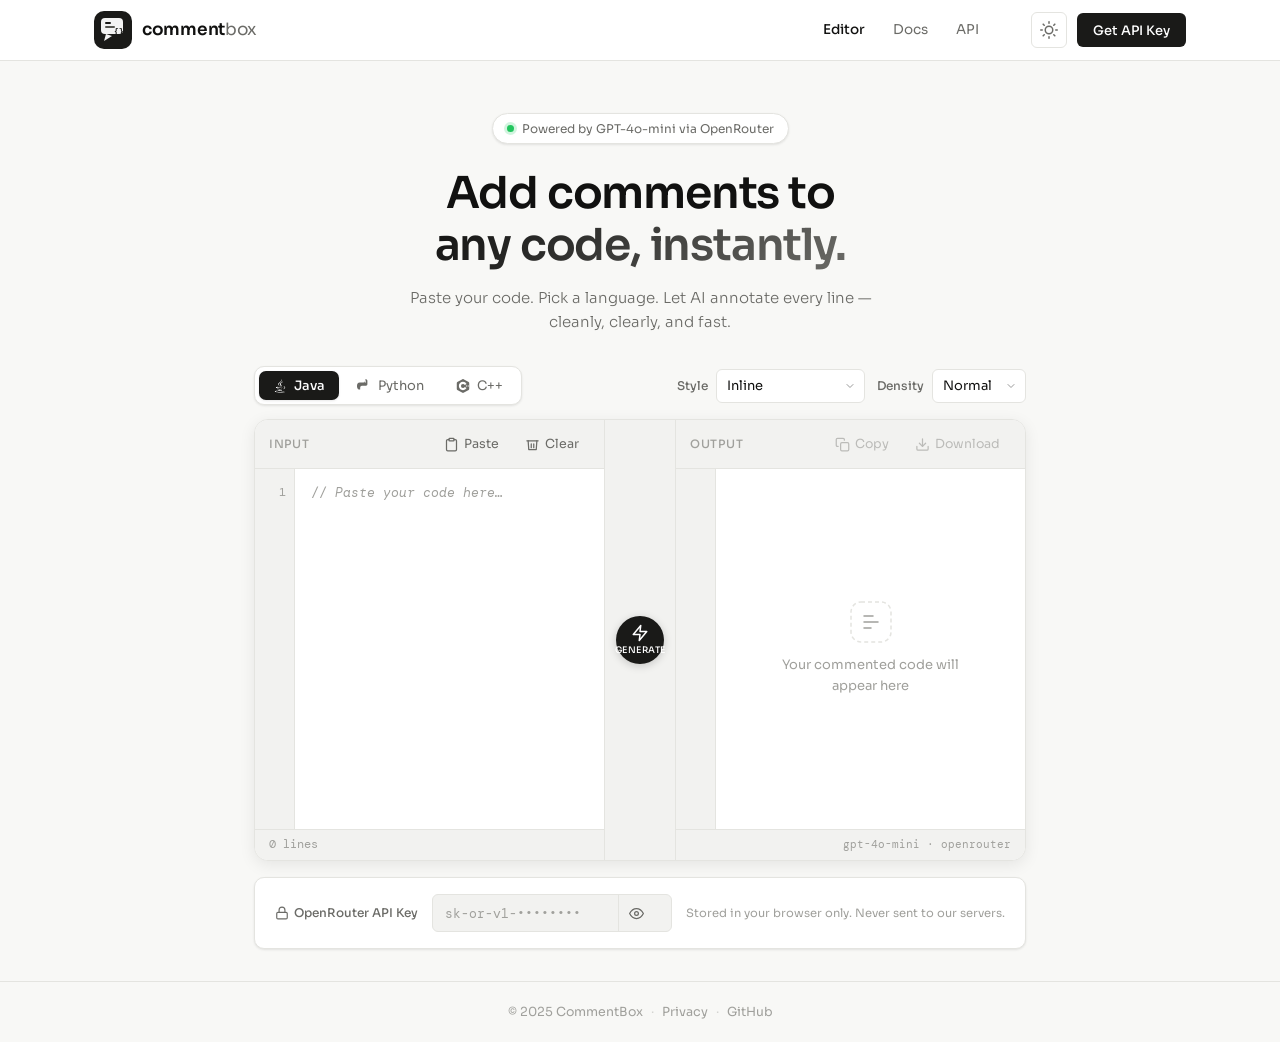
<file: frontend/index.html>
<!DOCTYPE html>
<html lang="en" data-theme="light">
<head>
  <meta charset="UTF-8" />
  <meta name="viewport" content="width=device-width, initial-scale=1.0" />
  <title>Comment Box — AI Code Commenter</title>
  <link rel="stylesheet" href="style.css" />
  <link rel="preconnect" href="https://fonts.googleapis.com" />
  <link rel="preconnect" href="https://fonts.gstatic.com" crossorigin />
  <link href="https://fonts.googleapis.com/css2?family=DM+Mono:ital,wght@0,300;0,400;0,500;1,300&family=Sora:wght@300;400;500;600&display=swap" rel="stylesheet" />
</head>
<body>

  <!-- NAV -->
  <header class="navbar">
    <div class="nav-inner">
      <a href="#" class="logo-wrap">
        <!-- SVG Logo -->
        <svg class="logo-svg" width="38" height="38" viewBox="0 0 38 38" fill="none" xmlns="http://www.w3.org/2000/svg">
          <rect width="38" height="38" rx="10" fill="var(--accent)"/>
          <!-- speech bubble body -->
          <rect x="7" y="7" width="22" height="16" rx="4" fill="var(--logo-bubble)"/>
          <!-- tail -->
          <path d="M12 23 L10 30 L18 25" fill="var(--logo-bubble)"/>
          <!-- code lines -->
          <rect x="11" y="11" width="6" height="2" rx="1" fill="var(--logo-line1)"/>
          <rect x="11" y="15" width="10" height="2" rx="1" fill="var(--logo-line2)"/>
          <!-- bracket left -->
          <text x="20" y="22" font-size="8" font-family="monospace" fill="var(--logo-bracket)" font-weight="700">{}</text>
        </svg>
        <span class="logo-text">comment<span class="logo-accent">box</span></span>
      </a>

      <nav class="nav-links">
        <a href="#" class="nav-link active">Editor</a>
        <a href="#" class="nav-link">Docs</a>
        <a href="#" class="nav-link">API</a>
      </nav>

      <div class="nav-actions">
        <button class="theme-toggle" id="themeToggle" aria-label="Toggle dark mode">
          <span class="theme-icon sun">
            <svg width="18" height="18" viewBox="0 0 24 24" fill="none" stroke="currentColor" stroke-width="2" stroke-linecap="round" stroke-linejoin="round">
              <circle cx="12" cy="12" r="5"/><line x1="12" y1="1" x2="12" y2="3"/><line x1="12" y1="21" x2="12" y2="23"/>
              <line x1="4.22" y1="4.22" x2="5.64" y2="5.64"/><line x1="18.36" y1="18.36" x2="19.78" y2="19.78"/>
              <line x1="1" y1="12" x2="3" y2="12"/><line x1="21" y1="12" x2="23" y2="12"/>
              <line x1="4.22" y1="19.78" x2="5.64" y2="18.36"/><line x1="18.36" y1="5.64" x2="19.78" y2="4.22"/>
            </svg>
          </span>
          <span class="theme-icon moon">
            <svg width="18" height="18" viewBox="0 0 24 24" fill="none" stroke="currentColor" stroke-width="2" stroke-linecap="round" stroke-linejoin="round">
              <path d="M21 12.79A9 9 0 1 1 11.21 3 7 7 0 0 0 21 12.79z"/>
            </svg>
          </span>
        </button>
        <button class="btn-primary nav-cta">Get API Key</button>
      </div>
    </div>
  </header>

  <!-- HERO -->
  <section class="hero">
    <div class="hero-badge">
      <span class="badge-dot"></span>
      Powered by GPT-4o-mini via OpenRouter
    </div>
    <h1 class="hero-title">Add comments to<br/><span class="hero-highlight">any code, instantly.</span></h1>
    <p class="hero-sub">Paste your code. Pick a language. Let AI annotate every line — cleanly, clearly, and fast.</p>
  </section>

  <!-- MAIN EDITOR -->
  <main class="editor-shell">

    <!-- CONTROLS BAR -->
    <div class="controls-bar">
      <div class="lang-tabs" role="tablist" aria-label="Select language">
        <button class="lang-tab active" data-lang="java" role="tab" aria-selected="true">
          <svg class="lang-icon" viewBox="0 0 24 24" fill="currentColor"><path d="M8.851 18.56s-.917.534.653.714c1.902.218 2.874.187 4.969-.211 0 0 .552.346 1.321.646-4.699 2.013-10.633-.118-6.943-1.149M8.276 15.933s-1.028.761.542.924c2.032.209 3.636.227 6.413-.308 0 0 .384.389.987.602-5.679 1.661-12.007.13-7.942-1.218M13.116 11.475c1.158 1.333-.304 2.533-.304 2.533s2.939-1.518 1.589-3.418c-1.261-1.772-2.228-2.652 3.007-5.688 0 0-8.216 2.051-4.292 6.573M19.33 20.504s.679.559-.747.991c-2.712.822-11.288 1.070-13.669.033-.856-.373.75-.89 1.254-.998.527-.114.828-.093.828-.093-.953-.671-6.156 1.317-2.643 1.887 9.58 1.553 17.462-.7 14.977-1.82M9.292 13.21s-4.362 1.036-1.544 1.412c1.189.159 3.561.123 5.77-.062 1.806-.152 3.618-.477 3.618-.477s-.637.272-1.098.587c-4.429 1.165-12.986.623-10.522-.568 2.082-1.006 3.776-.892 3.776-.892M17.116 17.584c4.503-2.34 2.421-4.589.968-4.285-.355.074-.515.138-.515.138s.132-.207.385-.297c2.875-1.011 5.086 2.981-.928 4.562 0 0 .07-.063.09-.118M14.401 0s2.494 2.494-2.365 6.33c-3.896 3.077-.888 4.832-.001 6.836-2.274-2.053-3.943-3.858-2.824-5.539 1.644-2.469 6.197-3.665 5.19-7.627M9.734 23.924c4.322.277 10.959-.153 11.116-2.19 0 0-.302.775-3.572 1.391-3.688.694-8.239.613-10.937.168 0 0 .553.457 3.393.631"/></svg>
          Java
        </button>
        <button class="lang-tab" data-lang="python" role="tab" aria-selected="false">
          <svg class="lang-icon" viewBox="0 0 24 24" fill="currentColor"><path d="M14.25.18l.9.2.73.26.59.3.45.32.34.34.25.34.16.33.1.3.04.26.02.2-.01.13V8.5l-.05.63-.13.55-.21.46-.26.38-.3.31-.33.25-.35.19-.35.14-.33.1-.3.07-.26.04-.21.02H8.83l-.69.05-.59.14-.5.22-.41.27-.33.32-.27.35-.2.36-.15.37-.1.35-.07.32-.04.27-.02.21v3.06H3.23l-.21-.03-.28-.07-.32-.12-.35-.18-.36-.26-.36-.36-.35-.46-.32-.59-.28-.73-.21-.88-.14-1.05L0 11.97l.06-1.22.16-1.04.24-.87.32-.71.36-.57.4-.44.42-.33.42-.24.4-.16.36-.1.32-.05.26-.02.21-.01h5.74l.69-.05.59-.14.5-.21.41-.28.33-.32.27-.35.2-.36.15-.37.1-.35.07-.32.04-.28.02-.21V6.07h2.09l.14.01zm-6.47 14.25ad-0.23 0-.46.09-.67.27-.29.18-.28.24-.26.29-.23.34-.2.39-.17.43-.13.47-.1.51-.07.54-.04.56-.01.58.01.58.04.56.07.54.1.51.13.47.17.43.2.39.23.34.26.29.28.24.29.18.67.27.23 0h8.54l.23-.09.46-.27.29-.18.28-.24.26-.29.23-.34.2-.39.17-.43.13-.47.1-.51.07-.54.04-.56.01-.58-.01-.58-.04-.56-.07-.54-.1-.51-.13-.47-.17-.43-.2-.39-.23-.34-.26-.29-.28-.24-.29-.18-.46-.27-.23-.09zm.95 3.14a.96.96 0 1 1 0 1.92.96.96 0 0 1 0-1.92zm6.52 0a.96.96 0 1 1 0 1.92.96.96 0 0 1 0-1.92z"/></svg>
          Python
        </button>
        <button class="lang-tab" data-lang="cpp" role="tab" aria-selected="false">
          <svg class="lang-icon" viewBox="0 0 24 24" fill="currentColor"><path d="M22.394 6c-.167-.29-.398-.543-.652-.69L12.926.22c-.509-.294-1.34-.294-1.848 0L2.26 5.31c-.508.293-.923 1.013-.923 1.6v10.18c0 .294.104.62.271.91.167.29.398.543.652.69l8.816 5.09c.508.293 1.34.293 1.848 0l8.816-5.09c.254-.147.485-.4.652-.69.167-.29.27-.616.27-.91V6.91c.003-.294-.1-.62-.268-.91zM12 19.11c-3.92 0-7.109-3.19-7.109-7.11 0-3.92 3.19-7.11 7.109-7.11a7.133 7.133 0 0 1 6.156 3.553l-3.076 1.78a3.567 3.567 0 0 0-3.08-1.78A3.56 3.56 0 0 0 8.444 12 3.56 3.56 0 0 0 12 15.555a3.57 3.57 0 0 0 3.08-1.778l3.078 1.78A7.135 7.135 0 0 1 12 19.11zm7.11-6.715h-.79v.79h-.79v-.79h-.79v-.79h.79v-.79h.79v.79h.79zm2.962 0h-.79v.79h-.79v-.79h-.79v-.79h.79v-.79h.79v.79h.79z"/></svg>
          C++
        </button>
      </div>

      <div class="controls-right">
        <div class="comment-style-wrap">
          <label class="ctrl-label">Style</label>
          <select class="select-styled" id="commentStyle">
            <option value="inline">Inline</option>
            <option value="block">Block</option>
            <option value="jsdoc">JSDoc / Javadoc</option>
          </select>
        </div>
        <div class="density-wrap">
          <label class="ctrl-label">Density</label>
          <select class="select-styled" id="density">
            <option value="normal">Normal</option>
            <option value="verbose">Verbose</option>
            <option value="minimal">Minimal</option>
          </select>
        </div>
      </div>
    </div>

    <!-- SPLIT EDITOR -->
    <div class="editor-grid">

      <!-- INPUT PANE -->
      <div class="pane pane-input">
        <div class="pane-header">
          <span class="pane-label">Input</span>
          <div class="pane-actions">
            <button class="icon-btn" id="pasteBtn" title="Paste from clipboard">
              <svg width="15" height="15" viewBox="0 0 24 24" fill="none" stroke="currentColor" stroke-width="2" stroke-linecap="round" stroke-linejoin="round">
                <path d="M16 4h2a2 2 0 0 1 2 2v14a2 2 0 0 1-2 2H6a2 2 0 0 1-2-2V6a2 2 0 0 1 2-2h2"/>
                <rect x="8" y="2" width="8" height="4" rx="1" ry="1"/>
              </svg>
              Paste
            </button>
            <button class="icon-btn" id="clearBtn" title="Clear input">
              <svg width="15" height="15" viewBox="0 0 24 24" fill="none" stroke="currentColor" stroke-width="2" stroke-linecap="round" stroke-linejoin="round">
                <polyline points="3 6 5 6 21 6"/><path d="M19 6l-1 14H6L5 6"/>
                <path d="M10 11v6"/><path d="M14 11v6"/>
              </svg>
              Clear
            </button>
          </div>
        </div>
        <div class="code-area-wrap">
          <div class="line-numbers" id="lineNumbers" aria-hidden="true"></div>
          <textarea
            id="codeInput"
            class="code-textarea"
            placeholder="// Paste your code here…"
            spellcheck="false"
            autocorrect="off"
            autocapitalize="off"
          ></textarea>
        </div>
        <div class="pane-footer">
          <span class="char-count" id="charCount">0 lines</span>
        </div>
      </div>

      <!-- DIVIDER + GENERATE BUTTON -->
      <div class="editor-divider">
        <button class="generate-btn" id="generateBtn">
          <span class="generate-btn-inner">
            <svg class="btn-icon" width="18" height="18" viewBox="0 0 24 24" fill="none" stroke="currentColor" stroke-width="2" stroke-linecap="round" stroke-linejoin="round">
              <polygon points="13 2 3 14 12 14 11 22 21 10 12 10 13 2"/>
            </svg>
            <span class="btn-label">Generate</span>
          </span>
          <span class="generate-spinner" id="generateSpinner" aria-hidden="true">
            <svg class="spin" width="18" height="18" viewBox="0 0 24 24" fill="none" stroke="currentColor" stroke-width="2.5">
              <path d="M21 12a9 9 0 1 1-6.219-8.56"/>
            </svg>
          </span>
        </button>
      </div>

      <!-- OUTPUT PANE -->
      <div class="pane pane-output">
        <div class="pane-header">
          <span class="pane-label">Output</span>
          <div class="pane-actions">
            <button class="icon-btn" id="copyBtn" title="Copy output" disabled>
              <svg width="15" height="15" viewBox="0 0 24 24" fill="none" stroke="currentColor" stroke-width="2" stroke-linecap="round" stroke-linejoin="round">
                <rect x="9" y="9" width="13" height="13" rx="2" ry="2"/>
                <path d="M5 15H4a2 2 0 0 1-2-2V4a2 2 0 0 1 2-2h9a2 2 0 0 1 2 2v1"/>
              </svg>
              Copy
            </button>
            <button class="icon-btn" id="downloadBtn" title="Download file" disabled>
              <svg width="15" height="15" viewBox="0 0 24 24" fill="none" stroke="currentColor" stroke-width="2" stroke-linecap="round" stroke-linejoin="round">
                <path d="M21 15v4a2 2 0 0 1-2 2H5a2 2 0 0 1-2-2v-4"/>
                <polyline points="7 10 12 15 17 10"/>
                <line x1="12" y1="15" x2="12" y2="3"/>
              </svg>
              Download
            </button>
          </div>
        </div>
        <div class="code-area-wrap">
          <div class="line-numbers" id="outLineNumbers" aria-hidden="true"></div>
          <div class="output-display" id="outputDisplay">
            <div class="empty-state" id="emptyState">
              <svg width="42" height="42" viewBox="0 0 42 42" fill="none">
                <rect x="1" y="1" width="40" height="40" rx="10" stroke="var(--border)" stroke-width="1.5" stroke-dasharray="4 3"/>
                <path d="M14 21h14M14 15h9M14 27h7" stroke="var(--text-muted)" stroke-width="1.5" stroke-linecap="round"/>
              </svg>
              <p>Your commented code will appear here</p>
            </div>
            <pre id="outputPre" class="output-pre" style="display:none"></pre>
          </div>
        </div>
        <div class="pane-footer">
          <span class="char-count" id="outCharCount"></span>
          <span class="model-tag">gpt-4o-mini · openrouter</span>
        </div>
      </div>

    </div>

    <!-- API KEY SECTION -->
    <div class="apikey-row">
      <div class="apikey-inner">
        <label class="ctrl-label" for="apiKeyInput">
          <svg width="14" height="14" viewBox="0 0 24 24" fill="none" stroke="currentColor" stroke-width="2" stroke-linecap="round" stroke-linejoin="round">
            <rect x="3" y="11" width="18" height="11" rx="2" ry="2"/><path d="M7 11V7a5 5 0 0 1 10 0v4"/>
          </svg>
          OpenRouter API Key
        </label>
        <div class="apikey-field-wrap">
          <input type="password" id="apiKeyInput" class="apikey-input" placeholder="sk-or-v1-••••••••" autocomplete="off" />
          <button class="icon-btn toggle-key" id="toggleKey" aria-label="Show/hide key">
            <svg class="eye-show" width="15" height="15" viewBox="0 0 24 24" fill="none" stroke="currentColor" stroke-width="2" stroke-linecap="round" stroke-linejoin="round">
              <path d="M1 12s4-8 11-8 11 8 11 8-4 8-11 8-11-8-11-8z"/><circle cx="12" cy="12" r="3"/>
            </svg>
            <svg class="eye-hide" width="15" height="15" viewBox="0 0 24 24" fill="none" stroke="currentColor" stroke-width="2" stroke-linecap="round" stroke-linejoin="round" style="display:none">
              <path d="M17.94 17.94A10.07 10.07 0 0 1 12 20c-7 0-11-8-11-8a18.45 18.45 0 0 1 5.06-5.94M9.9 4.24A9.12 9.12 0 0 1 12 4c7 0 11 8 11 8a18.5 18.5 0 0 1-2.16 3.19m-6.72-1.07a3 3 0 1 1-4.24-4.24"/>
              <line x1="1" y1="1" x2="23" y2="23"/>
            </svg>
          </button>
          <span class="key-save-indicator" id="keySaveIndicator"></span>
        </div>
        <p class="apikey-hint">Stored in your browser only. Never sent to our servers.</p>
      </div>
    </div>

  </main>

  <!-- TOAST -->
  <div class="toast" id="toast" role="status" aria-live="polite"></div>

  <!-- FOOTER -->
  <footer class="footer">
    <span>© 2025 CommentBox</span>
    <span class="footer-sep">·</span>
    <a href="#">Privacy</a>
    <span class="footer-sep">·</span>
    <a href="#">GitHub</a>
  </footer>

  <script src="script.js"></script>
</body>
</html>
</file>
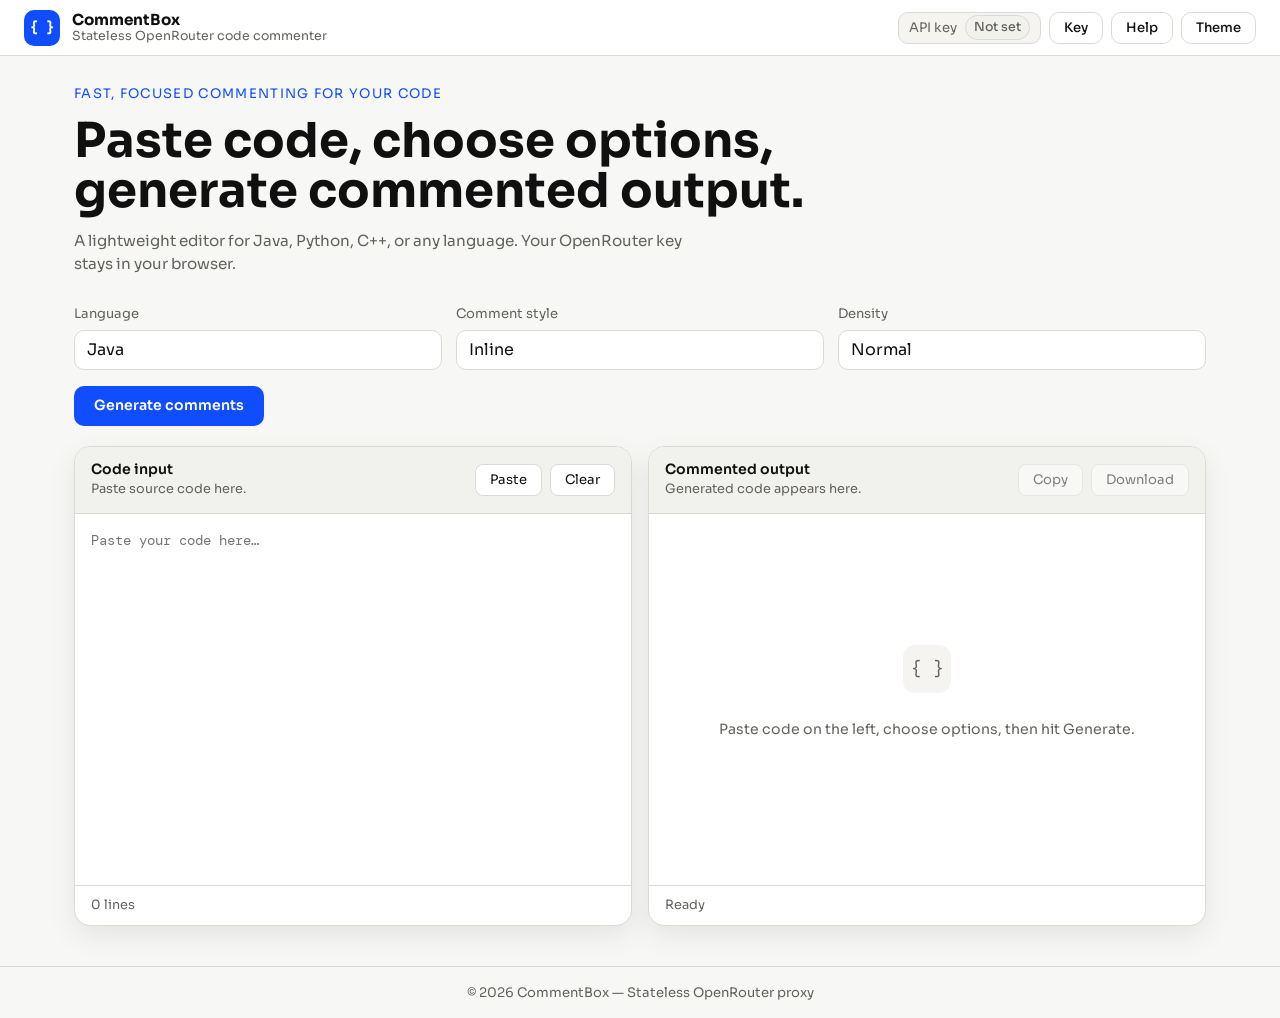
<file: src/main/resources/static/index.html>
﻿<!DOCTYPE html>
<html lang="en" data-theme="light">
<head>
  <meta charset="UTF-8" />
  <meta name="viewport" content="width=device-width, initial-scale=1.0" />
  <title>CommentBox — AI Code Commenter</title>
  <link rel="preconnect" href="https://fonts.googleapis.com" />
  <link rel="preconnect" href="https://fonts.gstatic.com" crossorigin />
  <link href="https://fonts.googleapis.com/css2?family=DM+Mono:ital,wght@0,300;0,400;0,500;1,300&family=Sora:wght@300;400;500;600&display=swap" rel="stylesheet" />
  <link rel="stylesheet" href="style.css" />
  <script>
    (function() {
      const theme = localStorage.getItem('cb-theme') || (window.matchMedia('(prefers-color-scheme: dark)').matches ? 'dark' : 'light');
      document.documentElement.setAttribute('data-theme', theme);
    })();
  </script>
</head>
<body>
  <header class="topbar">
    <div class="brand-group">
      <div class="brand-mark" aria-hidden="true">{ }</div>
      <div>
        <div class="brand-title">CommentBox</div>
        <div class="brand-subtitle">Stateless OpenRouter code commenter</div>
      </div>
    </div>
    <div class="toolbar-actions">
      <div class="key-status-row">
        <span class="key-status-label">API key</span>
        <span class="key-status-pill" id="keyStatus">Not set</span>
      </div>
      <button class="icon-button" id="settingsToggle" type="button" aria-label="Open API key settings">Key</button>
      <a href="docs.html" class="icon-button" aria-label="Help / Documentation">Help</a>
      <button class="icon-button" id="themeToggle" type="button" aria-label="Toggle dark mode">Theme</button>
    </div>
  </header>

  <main class="main-content">
    <section class="hero">
      <p class="hero-eyebrow">Fast, focused commenting for your code</p>
      <h1>Paste code, choose options, generate commented output.</h1>
      <p class="hero-text">A lightweight editor for Java, Python, C++, or any language. Your OpenRouter key stays in your browser.</p>
    </section>

    <section class="app-shell">
      <div class="controls-panel" aria-label="Generation controls">
        <div class="selectors-grid">
          <div>
            <label class="field-label" for="languageSelect">Language</label>
            <select id="languageSelect">
              <option value="java">Java</option>
              <option value="python">Python</option>
              <option value="cpp">C++</option>
              <option value="other">Other</option>
            </select>
          </div>
          <div>
            <label class="field-label" for="commentStyle">Comment style</label>
            <select id="commentStyle">
              <option value="inline">Inline</option>
              <option value="block">Block</option>
              <option value="jsdoc">Javadoc</option>
            </select>
          </div>
          <div>
            <label class="field-label" for="density">Density</label>
            <select id="density">
              <option value="normal">Normal</option>
              <option value="verbose">Verbose</option>
              <option value="minimal">Minimal</option>
            </select>
          </div>
        </div>
        <div class="action-row">
          <button id="generateBtn" class="primary-button" type="button">Generate comments</button>
          <div class="progress-row" id="progressRow" style="display:none;">
            <span class="progress-text">Generating…</span>
            <div class="progress-bar"><div id="progressFill" class="progress-fill"></div></div>
          </div>
        </div>
      </div>

      <div class="editor-grid">
        <section class="pane pane-left">
          <div class="pane-header">
            <div>
              <div class="pane-title">Code input</div>
              <div class="pane-subtitle">Paste source code here.</div>
            </div>
            <div class="pane-actions">
              <button class="ghost-button" id="pasteBtn" type="button">Paste</button>
              <button class="ghost-button" id="clearBtn" type="button">Clear</button>
            </div>
          </div>
          <textarea id="codeInput" class="code-input" placeholder="Paste your code here…" spellcheck="false" autocorrect="off" autocapitalize="off"></textarea>
          <div class="pane-footer"><span id="inputLines" class="meta-text">0 lines</span></div>
        </section>

        <section class="pane pane-right">
          <div class="pane-header">
            <div>
              <div class="pane-title">Commented output</div>
              <div class="pane-subtitle">Generated code appears here.</div>
            </div>
            <div class="pane-actions">
              <button class="ghost-button" id="copyBtn" type="button" disabled>Copy</button>
              <button class="ghost-button" id="downloadBtn" type="button" disabled>Download</button>
            </div>
          </div>
          <div class="output-area">
            <div id="emptyState" class="empty-state">
              <div class="empty-icon" aria-hidden="true">{ }</div>
              <p>Paste code on the left, choose options, then hit Generate.</p>
            </div>
            <pre id="outputPre" class="output-pre" hidden aria-live="polite"></pre>
          </div>
          <div class="pane-footer"><span id="outputLines" class="meta-text">Ready</span></div>
        </section>
      </div>
    </section>
  </main>

  <aside class="settings-panel" id="settingsPanel" aria-hidden="true">
    <div class="settings-header">
      <div>
        <h2>OpenRouter API key</h2>
        <p>Stored only in this browser. Leave empty to use the server fallback if available.</p>
      </div>
      <button class="close-button" id="settingsClose" type="button" aria-label="Close settings">×</button>
    </div>
    <div class="settings-body">
      <div class="apikey-status-row">
        <span class="status-label">Current key</span>
        <span id="statusBadge" class="status-badge">Not set</span>
      </div>
      <div class="field-group">
        <label class="field-label" for="apiKeyInput">OpenRouter key</label>
        <div class="apikey-input-wrap">
          <input id="apiKeyInput" class="text-input" type="password" placeholder="sk-or-v1-••••••••" autocomplete="off" spellcheck="false" />
          <button class="toggle-button" id="toggleKeyBtn" type="button">Show</button>
        </div>
      </div>
      <div class="settings-actions">
        <button class="primary-button" id="saveKeyBtn" type="button">Save key</button>
        <button class="ghost-button" id="removeKeyBtn" type="button">Remove key</button>
      </div>
      <div id="keyFeedback" class="feedback-text" aria-live="polite"></div>
    </div>
  </aside>

  <div class="toast" id="toast" role="status" aria-live="polite"></div>
  <footer class="page-footer">© 2026 CommentBox — Stateless OpenRouter proxy</footer>
  <script src="script.js"></script>
</body>
</html>
</file>
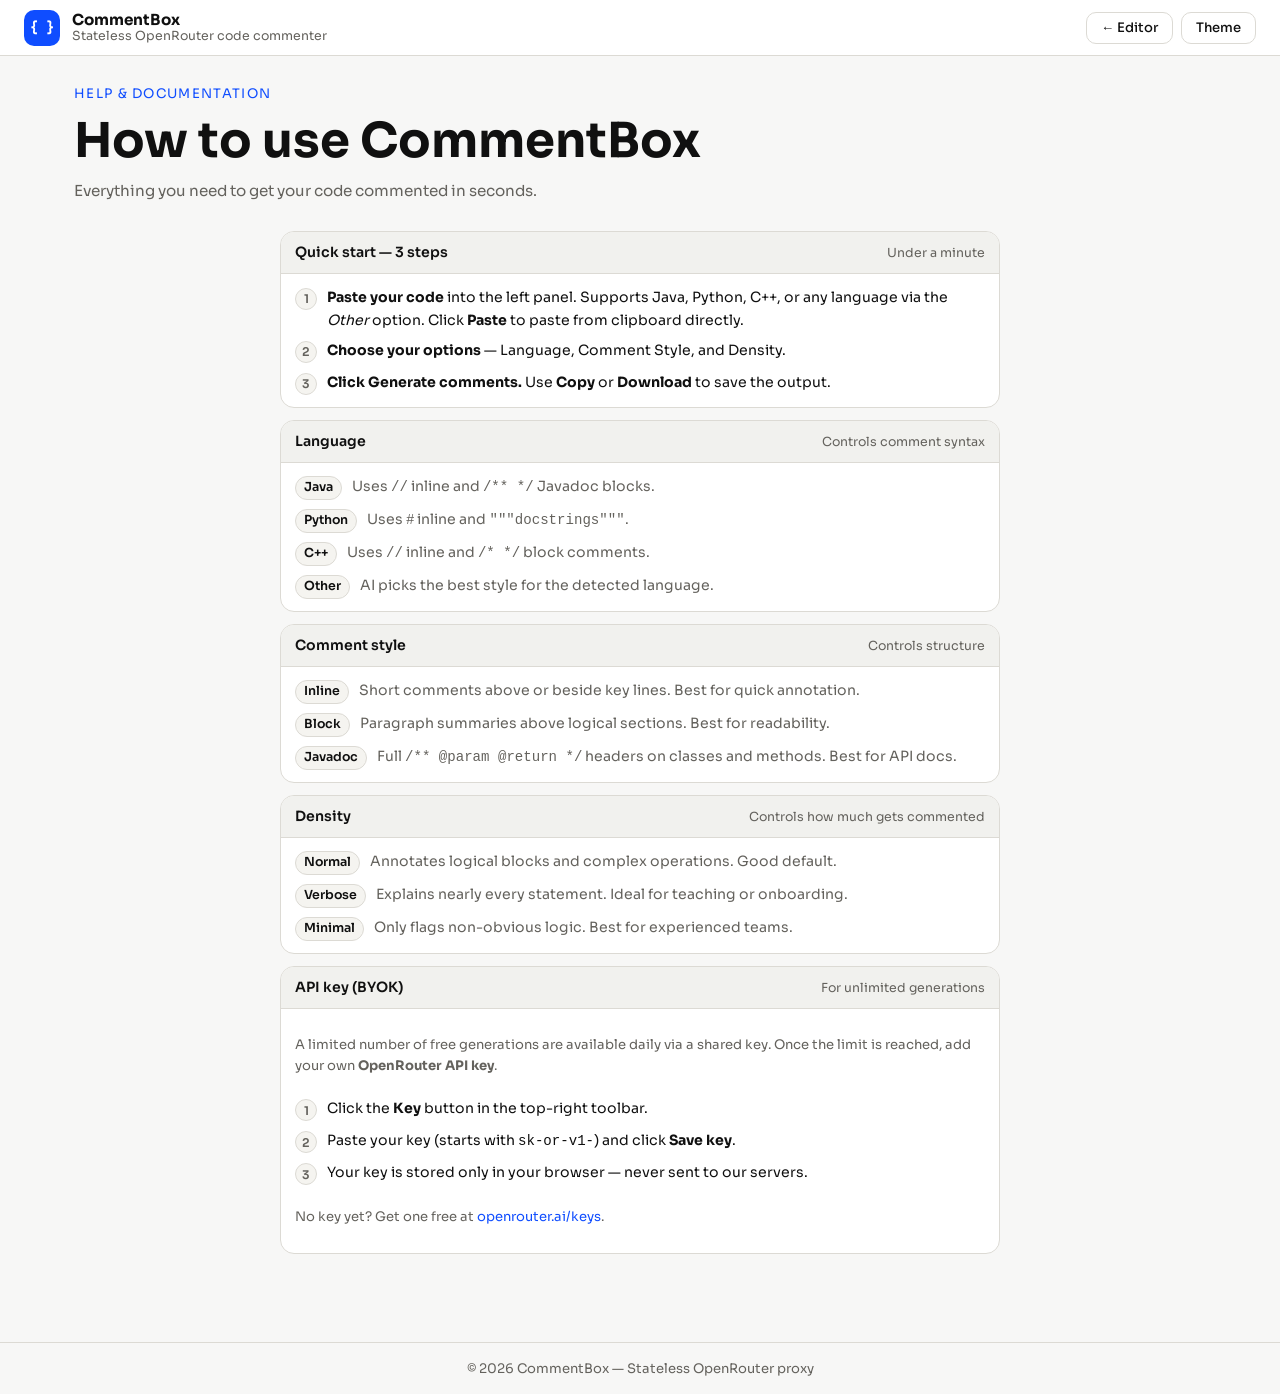
<file: src/main/resources/static/docs.html>
<!DOCTYPE html>
<html lang="en" data-theme="light">
<head>
  <meta charset="UTF-8" />
  <meta name="viewport" content="width=device-width, initial-scale=1.0" />
  <title>CommentBox — Help & Documentation</title>
  <link rel="preconnect" href="https://fonts.googleapis.com" />
  <link rel="preconnect" href="https://fonts.gstatic.com" crossorigin />
  <link href="https://fonts.googleapis.com/css2?family=DM+Mono:ital,wght@0,300;0,400;0,500;1,300&family=Sora:wght@300;400;500;600&display=swap" rel="stylesheet" />
  <link rel="stylesheet" href="style.css" />
  <script>
    (function() {
      const theme = localStorage.getItem('cb-theme') || (window.matchMedia('(prefers-color-scheme: dark)').matches ? 'dark' : 'light');
      document.documentElement.setAttribute('data-theme', theme);
    })();
  </script>
</head>
<body>
  <header class="topbar">
    <div class="brand-group">
      <div class="brand-mark" aria-hidden="true">{ }</div>
      <div>
        <div class="brand-title">CommentBox</div>
        <div class="brand-subtitle">Stateless OpenRouter code commenter</div>
      </div>
    </div>
    <div class="toolbar-actions">
      <a href="index.html" class="icon-button" aria-label="Back to editor">← Editor</a>
      <button class="icon-button" id="themeToggle" type="button" aria-label="Toggle dark mode">Theme</button>
    </div>
  </header>

  <main class="main-content">
    <section class="hero">
      <p class="hero-eyebrow">Help & Documentation</p>
      <h1>How to use CommentBox</h1>
      <p class="hero-text">Everything you need to get your code commented in seconds.</p>
    </section>

    <div class="doc-shell">

      <div class="doc-card">
        <div class="doc-card-head">
          <span class="doc-card-title">Quick start — 3 steps</span>
          <span class="doc-card-sub">Under a minute</span>
        </div>
        <div class="doc-card-body">
          <div class="doc-step">
            <div class="doc-step-num">1</div>
            <div><strong>Paste your code</strong> into the left panel. Supports Java, Python, C++, or any language via the <em>Other</em> option. Click <strong>Paste</strong> to paste from clipboard directly.</div>
          </div>
          <div class="doc-step">
            <div class="doc-step-num">2</div>
            <div><strong>Choose your options</strong> — Language, Comment Style, and Density.</div>
          </div>
          <div class="doc-step">
            <div class="doc-step-num">3</div>
            <div><strong>Click Generate comments.</strong> Use <strong>Copy</strong> or <strong>Download</strong> to save the output.</div>
          </div>
        </div>
      </div>

      <div class="doc-card">
        <div class="doc-card-head">
          <span class="doc-card-title">Language</span>
          <span class="doc-card-sub">Controls comment syntax</span>
        </div>
        <div class="doc-card-body">
          <div class="doc-opt"><span class="doc-opt-pill">Java</span><span>Uses <code>//</code> inline and <code>/** */</code> Javadoc blocks.</span></div>
          <div class="doc-opt"><span class="doc-opt-pill">Python</span><span>Uses <code>#</code> inline and <code>"""docstrings"""</code>.</span></div>
          <div class="doc-opt"><span class="doc-opt-pill">C++</span><span>Uses <code>//</code> inline and <code>/* */</code> block comments.</span></div>
          <div class="doc-opt"><span class="doc-opt-pill">Other</span><span>AI picks the best style for the detected language.</span></div>
        </div>
      </div>

      <div class="doc-card">
        <div class="doc-card-head">
          <span class="doc-card-title">Comment style</span>
          <span class="doc-card-sub">Controls structure</span>
        </div>
        <div class="doc-card-body">
          <div class="doc-opt"><span class="doc-opt-pill">Inline</span><span>Short comments above or beside key lines. Best for quick annotation.</span></div>
          <div class="doc-opt"><span class="doc-opt-pill">Block</span><span>Paragraph summaries above logical sections. Best for readability.</span></div>
          <div class="doc-opt"><span class="doc-opt-pill">Javadoc</span><span>Full <code>/** @param @return */</code> headers on classes and methods. Best for API docs.</span></div>
        </div>
      </div>

      <div class="doc-card">
        <div class="doc-card-head">
          <span class="doc-card-title">Density</span>
          <span class="doc-card-sub">Controls how much gets commented</span>
        </div>
        <div class="doc-card-body">
          <div class="doc-opt"><span class="doc-opt-pill">Normal</span><span>Annotates logical blocks and complex operations. Good default.</span></div>
          <div class="doc-opt"><span class="doc-opt-pill">Verbose</span><span>Explains nearly every statement. Ideal for teaching or onboarding.</span></div>
          <div class="doc-opt"><span class="doc-opt-pill">Minimal</span><span>Only flags non-obvious logic. Best for experienced teams.</span></div>
        </div>
      </div>

      <div class="doc-card">
        <div class="doc-card-head">
          <span class="doc-card-title">API key (BYOK)</span>
          <span class="doc-card-sub">For unlimited generations</span>
        </div>
        <div class="doc-card-body">
          <p class="doc-note">A limited number of free generations are available daily via a shared key. Once the limit is reached, add your own <strong>OpenRouter API key</strong>.</p>
          <div class="doc-step">
            <div class="doc-step-num">1</div>
            <div>Click the <strong>Key</strong> button in the top-right toolbar.</div>
          </div>
          <div class="doc-step">
            <div class="doc-step-num">2</div>
            <div>Paste your key (starts with <code>sk-or-v1-</code>) and click <strong>Save key</strong>.</div>
          </div>
          <div class="doc-step">
            <div class="doc-step-num">3</div>
            <div>Your key is stored only in your browser — never sent to our servers.</div>
          </div>
          <p class="doc-note">No key yet? Get one free at <a href="https://openrouter.ai/keys" target="_blank" rel="noopener">openrouter.ai/keys</a>.</p>
        </div>
      </div>

    </div>
  </main>

  <footer class="page-footer">© 2026 CommentBox — Stateless OpenRouter proxy</footer>

  <script>
    const themeToggle = document.getElementById('themeToggle');
    if (themeToggle) {
      themeToggle.addEventListener('click', () => {
        const html = document.documentElement;
        const next = html.getAttribute('data-theme') === 'dark' ? 'light' : 'dark';
        html.setAttribute('data-theme', next);
        localStorage.setItem('cb-theme', next);
      });
    }
  </script>
</body>
</html>
</file>
<file: frontend/style.css>
/* ===== RESET & BASE ===== */
*, *::before, *::after { box-sizing: border-box; margin: 0; padding: 0; }

:root {
  /* Light theme */
  --bg:         #f8f8f6;
  --surface:    #ffffff;
  --surface2:   #f2f2f0;
  --border:     #e4e4e0;
  --border-med: #d0d0cc;
  --text:       #111110;
  --text-sec:   #6b6b67;
  --text-muted: #a0a09c;
  --accent:     #1a1a18;
  --accent-fg:  #ffffff;
  --accent-hover: #2e2e2a;
  --highlight:  #f0ede7;
  --shadow-sm:  0 1px 3px rgba(0,0,0,.06), 0 1px 2px rgba(0,0,0,.04);
  --shadow-md:  0 4px 16px rgba(0,0,0,.08);
  --shadow-lg:  0 8px 32px rgba(0,0,0,.10);

  /* Logo colors */
  --logo-bubble:  rgba(255,255,255,0.95);
  --logo-line1:   #1a1a18;
  --logo-line2:   #555550;
  --logo-bracket: #1a1a18;

  --radius-sm: 6px;
  --radius-md: 10px;
  --radius-lg: 14px;
  --radius-xl: 20px;

  --font-body: 'Sora', sans-serif;
  --font-code: 'DM Mono', monospace;

  --transition: 0.18s ease;
}

[data-theme="dark"] {
  --bg:         #111110;
  --surface:    #1c1c1a;
  --surface2:   #242422;
  --border:     #2e2e2c;
  --border-med: #3a3a38;
  --text:       #f0efe9;
  --text-sec:   #8a8a84;
  --text-muted: #5a5a56;
  --accent:     #e8e7e0;
  --accent-fg:  #111110;
  --accent-hover: #d0cfca;
  --highlight:  #1e1e1c;
  --shadow-sm:  0 1px 3px rgba(0,0,0,.3);
  --shadow-md:  0 4px 16px rgba(0,0,0,.4);
  --shadow-lg:  0 8px 32px rgba(0,0,0,.5);

  --logo-bubble:  #2a2a28;
  --logo-line1:   #e8e7e0;
  --logo-line2:   #8a8a84;
  --logo-bracket: #e8e7e0;
}

html { scroll-behavior: smooth; }

body {
  font-family: var(--font-body);
  background: var(--bg);
  color: var(--text);
  font-size: 14px;
  line-height: 1.6;
  min-height: 100vh;
  display: flex;
  flex-direction: column;
  transition: background var(--transition), color var(--transition);
}

/* ===== SCROLLBAR ===== */
::-webkit-scrollbar { width: 6px; height: 6px; }
::-webkit-scrollbar-track { background: transparent; }
::-webkit-scrollbar-thumb { background: var(--border-med); border-radius: 99px; }
::-webkit-scrollbar-thumb:hover { background: var(--text-muted); }

/* ===== NAVBAR ===== */
.navbar {
  position: sticky;
  top: 0;
  z-index: 100;
  background: var(--surface);
  border-bottom: 1px solid var(--border);
  backdrop-filter: blur(12px);
  -webkit-backdrop-filter: blur(12px);
}

.nav-inner {
  max-width: 1140px;
  margin: 0 auto;
  padding: 0 24px;
  height: 60px;
  display: flex;
  align-items: center;
  gap: 32px;
}

.logo-wrap {
  display: flex;
  align-items: center;
  gap: 10px;
  text-decoration: none;
  flex-shrink: 0;
}

.logo-svg { display: block; }

.logo-text {
  font-family: var(--font-body);
  font-size: 17px;
  font-weight: 600;
  color: var(--text);
  letter-spacing: -0.3px;
}
.logo-accent { color: var(--text-sec); font-weight: 400; }

.nav-links {
  display: flex;
  gap: 4px;
  margin-left: auto;
}
.nav-link {
  font-size: 13.5px;
  font-weight: 400;
  color: var(--text-sec);
  text-decoration: none;
  padding: 6px 12px;
  border-radius: var(--radius-sm);
  transition: color var(--transition), background var(--transition);
}
.nav-link:hover { color: var(--text); background: var(--surface2); }
.nav-link.active { color: var(--text); font-weight: 500; }

.nav-actions {
  display: flex;
  align-items: center;
  gap: 10px;
  margin-left: 8px;
}

/* ===== THEME TOGGLE ===== */
.theme-toggle {
  width: 36px;
  height: 36px;
  border: 1px solid var(--border);
  border-radius: var(--radius-sm);
  background: transparent;
  cursor: pointer;
  display: flex;
  align-items: center;
  justify-content: center;
  color: var(--text-sec);
  transition: color var(--transition), background var(--transition), border-color var(--transition);
}
.theme-toggle:hover { background: var(--surface2); color: var(--text); border-color: var(--border-med); }

.theme-icon { display: flex; align-items: center; }
[data-theme="light"] .theme-icon.moon { display: none; }
[data-theme="dark"]  .theme-icon.sun  { display: none; }
[data-theme="dark"]  .theme-icon.moon { display: flex; }

/* ===== BUTTONS ===== */
.btn-primary {
  height: 34px;
  padding: 0 16px;
  background: var(--accent);
  color: var(--accent-fg);
  border: none;
  border-radius: var(--radius-sm);
  font-family: var(--font-body);
  font-size: 13px;
  font-weight: 500;
  cursor: pointer;
  transition: background var(--transition), transform 0.1s;
  white-space: nowrap;
}
.btn-primary:hover { background: var(--accent-hover); }
.btn-primary:active { transform: scale(0.97); }

.icon-btn {
  display: inline-flex;
  align-items: center;
  gap: 5px;
  padding: 5px 10px;
  font-size: 12.5px;
  font-family: var(--font-body);
  color: var(--text-sec);
  background: transparent;
  border: 1px solid transparent;
  border-radius: var(--radius-sm);
  cursor: pointer;
  transition: all var(--transition);
  white-space: nowrap;
}
.icon-btn:hover { color: var(--text); background: var(--surface2); border-color: var(--border); }
.icon-btn:disabled { opacity: 0.4; cursor: not-allowed; }
.icon-btn:disabled:hover { background: transparent; border-color: transparent; color: var(--text-sec); }

/* ===== HERO ===== */
.hero {
  max-width: 1140px;
  margin: 0 auto;
  padding: 52px 24px 32px;
  text-align: center;
}

.hero-badge {
  display: inline-flex;
  align-items: center;
  gap: 8px;
  padding: 5px 14px;
  background: var(--surface);
  border: 1px solid var(--border);
  border-radius: 99px;
  font-size: 12px;
  color: var(--text-sec);
  margin-bottom: 24px;
  box-shadow: var(--shadow-sm);
}
.badge-dot {
  width: 7px; height: 7px;
  background: #22c55e;
  border-radius: 50%;
  box-shadow: 0 0 0 3px rgba(34,197,94,.2);
  animation: pulse 2s infinite;
}
@keyframes pulse {
  0%, 100% { box-shadow: 0 0 0 3px rgba(34,197,94,.2); }
  50%       { box-shadow: 0 0 0 5px rgba(34,197,94,.08); }
}

.hero-title {
  font-size: clamp(28px, 4vw, 44px);
  font-weight: 600;
  letter-spacing: -1.2px;
  line-height: 1.18;
  color: var(--text);
  margin-bottom: 14px;
}
.hero-highlight {
  background: linear-gradient(135deg, var(--text) 0%, var(--text-sec) 100%);
  -webkit-background-clip: text;
  -webkit-text-fill-color: transparent;
  background-clip: text;
}
[data-theme="dark"] .hero-highlight {
  background: linear-gradient(135deg, #ffffff 0%, #8a8a84 100%);
  -webkit-background-clip: text;
  background-clip: text;
}

.hero-sub {
  font-size: 15px;
  color: var(--text-sec);
  max-width: 480px;
  margin: 0 auto;
  font-weight: 300;
}

/* ===== MAIN EDITOR SHELL ===== */
.editor-shell {
  max-width: 1140px;
  margin: 0 auto 32px;
  padding: 0 24px;
  flex: 1;
}

/* ===== CONTROLS BAR ===== */
.controls-bar {
  display: flex;
  align-items: center;
  gap: 16px;
  margin-bottom: 14px;
  flex-wrap: wrap;
}

.lang-tabs {
  display: flex;
  gap: 4px;
  background: var(--surface);
  border: 1px solid var(--border);
  border-radius: var(--radius-md);
  padding: 4px;
  box-shadow: var(--shadow-sm);
}

.lang-tab {
  display: flex;
  align-items: center;
  gap: 7px;
  padding: 6px 14px;
  font-size: 13px;
  font-family: var(--font-body);
  font-weight: 400;
  color: var(--text-sec);
  background: transparent;
  border: none;
  border-radius: 7px;
  cursor: pointer;
  transition: all var(--transition);
}
.lang-tab:hover { color: var(--text); background: var(--highlight); }
.lang-tab.active {
  color: var(--text);
  background: var(--accent);
  color: var(--accent-fg);
  font-weight: 500;
  box-shadow: var(--shadow-sm);
}

.lang-icon {
  width: 14px; height: 14px;
  flex-shrink: 0;
}

.controls-right {
  display: flex;
  align-items: center;
  gap: 12px;
  margin-left: auto;
}

.ctrl-label {
  display: flex;
  align-items: center;
  gap: 5px;
  font-size: 12px;
  font-weight: 500;
  color: var(--text-sec);
  white-space: nowrap;
}

.comment-style-wrap, .density-wrap {
  display: flex;
  align-items: center;
  gap: 8px;
}

.select-styled {
  height: 34px;
  padding: 0 10px;
  font-size: 13px;
  font-family: var(--font-body);
  color: var(--text);
  background: var(--surface);
  border: 1px solid var(--border);
  border-radius: var(--radius-sm);
  cursor: pointer;
  outline: none;
  transition: border-color var(--transition);
  -webkit-appearance: none;
  appearance: none;
  padding-right: 28px;
  background-image: url("data:image/svg+xml,%3Csvg xmlns='http://www.w3.org/2000/svg' width='12' height='12' viewBox='0 0 24 24' fill='none' stroke='%23999' stroke-width='2' stroke-linecap='round' stroke-linejoin='round'%3E%3Cpolyline points='6 9 12 15 18 9'/%3E%3C/svg%3E");
  background-repeat: no-repeat;
  background-position: right 8px center;
}
.select-styled:focus { border-color: var(--text-muted); }

/* ===== EDITOR GRID ===== */
.editor-grid {
  display: grid;
  grid-template-columns: 1fr auto 1fr;
  gap: 0;
  min-height: 440px;
  border: 1px solid var(--border);
  border-radius: var(--radius-lg);
  overflow: hidden;
  background: var(--surface);
  box-shadow: var(--shadow-md);
}

/* ===== PANE ===== */
.pane {
  display: flex;
  flex-direction: column;
  min-height: 440px;
  overflow: hidden;
}

.pane-header {
  display: flex;
  align-items: center;
  justify-content: space-between;
  padding: 10px 14px;
  border-bottom: 1px solid var(--border);
  background: var(--surface2);
  flex-shrink: 0;
}

.pane-label {
  font-size: 11.5px;
  font-weight: 500;
  text-transform: uppercase;
  letter-spacing: 0.7px;
  color: var(--text-muted);
}

.pane-actions { display: flex; gap: 4px; }

.code-area-wrap {
  flex: 1;
  display: flex;
  overflow: hidden;
  position: relative;
}

.line-numbers {
  flex-shrink: 0;
  width: 40px;
  padding: 14px 0;
  background: var(--surface2);
  border-right: 1px solid var(--border);
  font-family: var(--font-code);
  font-size: 12px;
  line-height: 1.6;
  color: var(--text-muted);
  text-align: right;
  user-select: none;
  overflow: hidden;
  display: flex;
  flex-direction: column;
  gap: 0;
}
.line-numbers span {
  display: block;
  padding: 0 8px;
  height: 19.2px;
  line-height: 19.2px;
}

.code-textarea {
  flex: 1;
  padding: 14px 16px;
  font-family: var(--font-code);
  font-size: 13px;
  line-height: 1.6;
  color: var(--text);
  background: transparent;
  border: none;
  outline: none;
  resize: none;
  tab-size: 2;
  white-space: pre;
  overflow-x: auto;
  overflow-y: auto;
}
.code-textarea::placeholder { color: var(--text-muted); font-style: italic; }

.output-display {
  flex: 1;
  overflow: auto;
  position: relative;
}

.empty-state {
  position: absolute;
  inset: 0;
  display: flex;
  flex-direction: column;
  align-items: center;
  justify-content: center;
  gap: 12px;
  color: var(--text-muted);
  font-size: 13px;
  text-align: center;
  padding: 24px;
  pointer-events: none;
}
.empty-state p { max-width: 200px; }

.output-pre {
  margin: 0;
  padding: 14px 16px;
  font-family: var(--font-code);
  font-size: 13px;
  line-height: 1.6;
  color: var(--text);
  white-space: pre;
  overflow: visible;
  background: transparent;
}

.pane-footer {
  display: flex;
  align-items: center;
  justify-content: space-between;
  padding: 6px 14px;
  border-top: 1px solid var(--border);
  background: var(--surface2);
  flex-shrink: 0;
}

.char-count {
  font-size: 11.5px;
  color: var(--text-muted);
  font-family: var(--font-code);
}

.model-tag {
  font-size: 11px;
  color: var(--text-muted);
  font-family: var(--font-code);
}

/* ===== DIVIDER + GENERATE ===== */
.editor-divider {
  width: 72px;
  display: flex;
  align-items: center;
  justify-content: center;
  border-left: 1px solid var(--border);
  border-right: 1px solid var(--border);
  background: var(--surface2);
  position: relative;
  flex-shrink: 0;
}

.generate-btn {
  width: 48px;
  height: 48px;
  border-radius: 50%;
  background: var(--accent);
  color: var(--accent-fg);
  border: none;
  cursor: pointer;
  display: flex;
  align-items: center;
  justify-content: center;
  font-family: var(--font-body);
  font-size: 12px;
  font-weight: 500;
  position: relative;
  transition: background var(--transition), transform 0.15s, box-shadow var(--transition);
  box-shadow: 0 2px 8px rgba(0,0,0,.18);
  flex-direction: column;
  gap: 0;
}
.generate-btn:hover {
  background: var(--accent-hover);
  transform: scale(1.06);
  box-shadow: 0 4px 16px rgba(0,0,0,.25);
}
.generate-btn:active { transform: scale(0.96); }
.generate-btn:disabled { opacity: 0.6; cursor: not-allowed; transform: none; }

.generate-btn-inner {
  display: flex;
  flex-direction: column;
  align-items: center;
  gap: 2px;
}
.btn-label { font-size: 9px; letter-spacing: 0.5px; text-transform: uppercase; }

.generate-spinner { display: none; }
.generate-spinner.visible { display: flex; }
.generate-btn-inner.hidden { display: none; }

@keyframes spin { to { transform: rotate(360deg); } }
.spin { animation: spin 0.8s linear infinite; }

/* ===== API KEY ROW ===== */
.apikey-row {
  margin-top: 16px;
  padding: 16px 20px;
  background: var(--surface);
  border: 1px solid var(--border);
  border-radius: var(--radius-md);
  box-shadow: var(--shadow-sm);
}

.apikey-inner {
  display: flex;
  align-items: center;
  gap: 14px;
  flex-wrap: wrap;
}

.apikey-field-wrap {
  display: flex;
  align-items: center;
  gap: 0;
  background: var(--surface2);
  border: 1px solid var(--border);
  border-radius: var(--radius-sm);
  overflow: hidden;
  flex: 1;
  min-width: 240px;
  max-width: 360px;
}

.apikey-input {
  flex: 1;
  height: 36px;
  padding: 0 12px;
  font-family: var(--font-code);
  font-size: 13px;
  color: var(--text);
  background: transparent;
  border: none;
  outline: none;
}
.apikey-input::placeholder { color: var(--text-muted); }

.toggle-key {
  border: none;
  background: transparent;
  border-left: 1px solid var(--border);
  border-radius: 0;
  height: 36px;
  padding: 0 10px;
}
.toggle-key:hover { background: var(--highlight); border-color: var(--border); }

.key-save-indicator {
  width: 7px; height: 7px;
  border-radius: 50%;
  margin-right: 10px;
  background: #22c55e;
  opacity: 0;
  transition: opacity 0.3s;
}
.key-save-indicator.visible { opacity: 1; }

.apikey-hint {
  font-size: 11.5px;
  color: var(--text-muted);
  margin-left: auto;
  white-space: nowrap;
}

/* ===== TOAST ===== */
.toast {
  position: fixed;
  bottom: 24px;
  left: 50%;
  transform: translateX(-50%) translateY(80px);
  background: var(--text);
  color: var(--bg);
  padding: 10px 20px;
  border-radius: var(--radius-md);
  font-size: 13.5px;
  font-weight: 500;
  box-shadow: var(--shadow-lg);
  opacity: 0;
  transition: opacity 0.22s ease, transform 0.22s ease;
  z-index: 999;
  white-space: nowrap;
  pointer-events: none;
}
.toast.show {
  opacity: 1;
  transform: translateX(-50%) translateY(0);
}
.toast.error { background: #ef4444; color: #fff; }

/* ===== FOOTER ===== */
.footer {
  text-align: center;
  padding: 20px 24px;
  font-size: 12.5px;
  color: var(--text-muted);
  border-top: 1px solid var(--border);
  display: flex;
  align-items: center;
  justify-content: center;
  gap: 8px;
  flex-shrink: 0;
}
.footer a { color: var(--text-muted); text-decoration: none; }
.footer a:hover { color: var(--text-sec); }
.footer-sep { opacity: 0.4; }

/* ===== LOADING STATE (pane shimmer) ===== */
.pane-output.loading .output-display::after {
  content: '';
  position: absolute;
  inset: 0;
  background: linear-gradient(90deg,
    transparent 0%,
    var(--highlight) 50%,
    transparent 100%
  );
  background-size: 200% 100%;
  animation: shimmer 1.4s infinite;
}
@keyframes shimmer {
  0%   { background-position: -200% 0; }
  100% { background-position:  200% 0; }
}

/* ===== FOCUS STYLES ===== */
:focus-visible {
  outline: 2px solid var(--text-sec);
  outline-offset: 2px;
}

/* ===== RESPONSIVE ===== */
@media (max-width: 768px) {
  .editor-grid {
    grid-template-columns: 1fr;
    grid-template-rows: auto auto auto;
  }
  .editor-divider {
    width: 100%;
    height: 60px;
    border-left: none;
    border-right: none;
    border-top: 1px solid var(--border);
    border-bottom: 1px solid var(--border);
  }
  .pane { min-height: 280px; }
  .controls-bar { gap: 10px; }
  .controls-right { margin-left: 0; flex-wrap: wrap; gap: 8px; }
  .nav-links { display: none; }
  .apikey-inner { flex-direction: column; align-items: flex-start; }
  .apikey-hint { margin-left: 0; }
  .hero { padding: 32px 24px 20px; }
}
</file>
<file: src/main/resources/static/style.css>
﻿:root {
  color-scheme: light;
  --bg: #f7f7f6;
  --surface: #ffffff;
  --surface-strong: #f1f1ee;
  --surface-muted: #f5f4f0;
  --border: #dcdad4;
  --text: #101010;
  --text-muted: #64625d;
  --accent: #0f4dff;
  --accent-strong: #0c3cd8;
  --accent-muted: #e8eeff;
  --success: #16a34a;
  --danger: #dc2626;
  --radius: 20px;
  --radius-sm: 12px;
  --shadow: 0 20px 60px rgba(16,16,16,0.08);
  --shadow-sm: 0 10px 28px rgba(16,16,16,0.08);
  --font: 'Sora', sans-serif;
  --font-mono: 'DM Mono', monospace;
}

[data-theme="dark"] {
  color-scheme: dark;
  --bg: #101010;
  --surface: #161616;
  --surface-strong: #1f1f1f;
  --surface-muted: #1a1a1a;
  --border: #2f2f2f;
  --text: #f4f4f4;
  --text-muted: #a4a4a4;
  --accent: #7aa5ff;
  --accent-strong: #5f8fff;
  --accent-muted: #223054;
  --success: #22c55e;
  --danger: #ef4444;
  --shadow: 0 20px 60px rgba(0,0,0,0.45);
  --shadow-sm: 0 10px 28px rgba(0,0,0,0.35);
}

* { box-sizing: border-box; }
html, body { margin: 0; min-height: 100%; }

body {
  font-family: var(--font);
  background: var(--bg);
  color: var(--text);
  line-height: 1.5;
}

img, svg { max-width: 100%; }
button, input, select, textarea { font: inherit; }
button { cursor: pointer; }

/* ── Topbar ── */
.topbar {
  display: flex;
  align-items: center;
  justify-content: space-between;
  height: 56px;
  padding: 0 1.5rem;
  gap: 1rem;
  background: var(--surface);
  border-bottom: 1px solid var(--border);
}

.brand-group {
  display: flex;
  align-items: center;
  gap: 12px;
}

.brand-mark {
  width: 36px;
  height: 36px;
  border-radius: 10px;
  background: var(--accent);
  color: #fff;
  display: grid;
  place-items: center;
  font-family: var(--font-mono);
  font-size: 0.8rem;
  font-weight: 700;
  flex-shrink: 0;
}

.brand-title {
  font-size: 0.95rem;
  font-weight: 700;
  line-height: 1.2;
}

.brand-subtitle {
  font-size: 0.78rem;
  color: var(--text-muted);
  line-height: 1.2;
}

.toolbar-actions {
  display: flex;
  align-items: center;
  gap: 8px;
}

.key-status-row {
  display: inline-flex;
  align-items: center;
  gap: 8px;
  height: 32px;
  padding: 0 10px;
  border: 1px solid var(--border);
  border-radius: 10px;
  font-size: 0.82rem;
  color: var(--text-muted);
  background: var(--surface-muted);
}

.key-status-label {
  color: var(--text-muted);
}

.key-status-pill {
  display: inline-flex;
  align-items: center;
  padding: 2px 8px;
  border-radius: 999px;
  background: var(--surface-strong);
  color: var(--text-muted);
  border: 1px solid var(--border);
  font-size: 0.78rem;
  font-weight: 500;
  white-space: nowrap;
}

.icon-button {
  display: inline-flex;
  align-items: center;
  justify-content: center;
  height: 32px;
  padding: 0 14px;
  font-size: 0.82rem;
  font-weight: 500;
  background: var(--surface);
  border: 1px solid var(--border);
  border-radius: 10px;
  color: var(--text);
  cursor: pointer;
  text-decoration: none;
  white-space: nowrap;
  transition: background 0.15s;
}

.icon-button:hover {
  background: var(--surface-muted);
}

/* ── Main ── */
.main-content {
  max-width: 1180px;
  margin: 0 auto;
  padding: 28px 24px 40px;
}

.hero {
  max-width: 820px;
  margin-bottom: 28px;
}

.hero-eyebrow {
  margin: 0 0 12px;
  font-size: 0.82rem;
  letter-spacing: 0.1em;
  text-transform: uppercase;
  color: var(--accent);
}

.hero h1 {
  margin: 0;
  font-size: clamp(1.8rem, 4vw, 3rem);
  line-height: 1.05;
}

.hero-text {
  margin: 14px 0 0;
  max-width: 640px;
  color: var(--text-muted);
  font-size: 0.95rem;
}

/* ── App shell ── */
.app-shell {
  display: grid;
  gap: 20px;
}

.controls-panel {
  display: flex;
  flex-wrap: wrap;
  gap: 16px;
  align-items: flex-end;
  justify-content: space-between;
}

.selectors-grid {
  display: grid;
  gap: 14px;
  grid-template-columns: repeat(3, minmax(160px, 1fr));
  width: 100%;
}

.field-label {
  display: block;
  margin-bottom: 6px;
  font-size: 0.82rem;
  color: var(--text-muted);
}

select {
  width: 100%;
  min-height: 40px;
  border-radius: 10px;
  border: 1px solid var(--border);
  background: var(--surface);
  color: var(--text);
  padding: 0 12px;
  appearance: none;
}

.action-row {
  display: flex;
  align-items: center;
  gap: 16px;
  width: min(360px, 100%);
}

.primary-button {
  border: none;
  background: var(--accent);
  color: #fff;
  border-radius: 10px;
  height: 40px;
  padding: 0 20px;
  font-weight: 600;
  font-size: 0.88rem;
  transition: background 0.15s;
}

.primary-button:hover:not(:disabled) { background: var(--accent-strong); }
.primary-button:disabled { opacity: 0.55; cursor: not-allowed; }

.progress-row {
  display: grid;
  gap: 8px;
  width: 100%;
}

.progress-text {
  font-size: 0.82rem;
  color: var(--text-muted);
}

.progress-bar {
  width: 100%;
  height: 6px;
  border-radius: 999px;
  background: var(--surface-muted);
  overflow: hidden;
}

.progress-fill {
  width: 0%;
  height: 100%;
  border-radius: inherit;
  background: var(--accent);
  transition: width 0.22s ease;
}

/* ── Editor panes ── */
.editor-grid {
  display: grid;
  grid-template-columns: 1fr 1fr;
  gap: 16px;
}

.pane {
  display: flex;
  flex-direction: column;
  background: var(--surface);
  border: 1px solid var(--border);
  border-radius: 16px;
  overflow: hidden;
  box-shadow: var(--shadow-sm);
}

/* editor panes get fixed height; doc panes size to content */
.pane-left,
.pane-right {
  min-height: 480px;
}

.pane-header {
  display: flex;
  align-items: center;
  justify-content: space-between;
  gap: 12px;
  padding: 14px 16px;
  border-bottom: 1px solid var(--border);
  background: var(--surface-strong);
}

.pane-title {
  font-size: 0.88rem;
  font-weight: 600;
  line-height: 1.2;
}

.pane-subtitle {
  margin-top: 2px;
  color: var(--text-muted);
  font-size: 0.8rem;
}

.pane-actions {
  display: flex;
  gap: 8px;
}

.ghost-button {
  display: inline-flex;
  align-items: center;
  justify-content: center;
  height: 32px;
  padding: 0 14px;
  border: 1px solid var(--border);
  background: var(--surface);
  color: var(--text);
  border-radius: 8px;
  font-size: 0.82rem;
  transition: background 0.15s;
}

.ghost-button:hover:not(:disabled) { background: var(--surface-muted); }
.ghost-button:disabled { opacity: 0.5; cursor: not-allowed; }

.code-input {
  flex: 1;
  width: 100%;
  padding: 16px;
  border: none;
  background: transparent;
  resize: none;
  outline: none;
  font-family: var(--font-mono);
  font-size: 0.88rem;
  color: var(--text);
  overflow: auto;
  min-height: 320px;
}

.output-area {
  flex: 1;
  overflow: auto;
  position: relative;
  background: var(--surface);
}

.output-pre {
  padding: 16px;
  white-space: pre-wrap;
  word-break: break-word;
  font-family: var(--font-mono);
  font-size: 0.88rem;
  color: var(--text);
  border: none;
  background: transparent;
  width: 100%;
  min-height: 0;
}

.empty-state {
  position: absolute;
  inset: 0;
  display: flex;
  flex-direction: column;
  justify-content: center;
  align-items: center;
  gap: 12px;
  padding: 24px;
  text-align: center;
  color: var(--text-muted);
  font-size: 0.88rem;
}

.empty-icon {
  width: 48px;
  height: 48px;
  display: grid;
  place-items: center;
  border-radius: 12px;
  background: var(--surface-muted);
  color: var(--text-muted);
  font-size: 1.1rem;
  font-family: var(--font-mono);
}

.pane-footer {
  padding: 10px 16px;
  border-top: 1px solid var(--border);
  display: flex;
  align-items: center;
}

.meta-text {
  color: var(--text-muted);
  font-size: 0.8rem;
}

/* ── Settings panel ── */
.settings-panel {
  position: fixed;
  right: 24px;
  top: 68px;
  width: min(400px, calc(100vw - 32px));
  background: var(--surface);
  border: 1px solid var(--border);
  border-radius: 16px;
  box-shadow: var(--shadow);
  padding: 20px;
  display: none;
  z-index: 20;
}

.settings-panel.open { display: block; }

.settings-header {
  display: flex;
  justify-content: space-between;
  align-items: flex-start;
  gap: 12px;
}

.settings-header h2 { margin: 0; font-size: 0.95rem; font-weight: 600; }
.settings-header p { margin: 6px 0 0; font-size: 0.82rem; color: var(--text-muted); }

.close-button {
  border: none;
  background: transparent;
  color: var(--text-muted);
  font-size: 1.3rem;
  line-height: 1;
  padding: 0;
}

.settings-body { margin-top: 16px; display: grid; gap: 14px; }

.apikey-status-row {
  display: flex;
  align-items: center;
  justify-content: space-between;
  gap: 12px;
}

.status-label { color: var(--text-muted); font-size: 0.82rem; }

.status-badge {
  display: inline-flex;
  align-items: center;
  padding: 3px 10px;
  border-radius: 999px;
  border: 1px solid var(--border);
  background: var(--surface-muted);
  color: var(--text);
  font-size: 0.82rem;
}

.field-group { display: grid; gap: 8px; }

.apikey-input-wrap {
  display: grid;
  grid-template-columns: 1fr auto;
  gap: 8px;
}

.text-input {
  width: 100%;
  height: 38px;
  border-radius: 10px;
  border: 1px solid var(--border);
  background: var(--surface);
  padding: 0 12px;
  color: var(--text);
  font-size: 0.88rem;
}

.toggle-button {
  height: 38px;
  border: 1px solid var(--border);
  border-radius: 10px;
  background: var(--surface);
  padding: 0 14px;
  font-size: 0.82rem;
  color: var(--text);
}

.settings-actions { display: flex; gap: 10px; flex-wrap: wrap; }

.feedback-text { min-height: 18px; color: var(--text-muted); font-size: 0.82rem; }
.feedback-text.error { color: var(--danger); }
.feedback-text.success { color: var(--success); }

/* ── Toast ── */
.toast {
  position: fixed;
  bottom: 20px;
  left: 50%;
  transform: translateX(-50%) translateY(6px);
  background: var(--text);
  color: var(--surface);
  padding: 10px 16px;
  border-radius: 10px;
  box-shadow: var(--shadow);
  font-size: 0.85rem;
  opacity: 0;
  transition: opacity 0.2s ease, transform 0.2s ease;
  pointer-events: none;
  z-index: 30;
}

.toast.show { opacity: 1; transform: translateX(-50%) translateY(0); }
.toast.error { background: var(--danger); }

/* ── Docs page cards ── */
.doc-shell {
  max-width: 720px;
  margin: 0 auto;
  padding: 0 0 3rem;
  display: flex;
  flex-direction: column;
  gap: 12px;
}

.doc-card {
  background: var(--surface);
  border: 1px solid var(--border);
  border-radius: 14px;
  overflow: hidden;
}

.doc-card-head {
  display: flex;
  align-items: baseline;
  justify-content: space-between;
  gap: 12px;
  padding: 10px 14px;
  background: var(--surface-strong);
  border-bottom: 1px solid var(--border);
}

.doc-card-title { font-size: 0.88rem; font-weight: 600; color: var(--text); }
.doc-card-sub { font-size: 0.78rem; color: var(--text-muted); }

.doc-card-body {
  padding: 12px 14px;
  display: flex;
  flex-direction: column;
  gap: 8px;
}

.doc-step {
  display: flex;
  gap: 10px;
  align-items: flex-start;
  font-size: 0.88rem;
  line-height: 1.6;
  color: var(--text);
}

.doc-step-num {
  min-width: 22px;
  height: 22px;
  border-radius: 50%;
  background: var(--surface-muted);
  border: 1px solid var(--border);
  display: flex;
  align-items: center;
  justify-content: center;
  font-size: 0.75rem;
  font-weight: 600;
  color: var(--text-muted);
  flex-shrink: 0;
  margin-top: 2px;
}

.doc-opt {
  display: flex;
  gap: 10px;
  align-items: baseline;
  font-size: 0.88rem;
  line-height: 1.6;
  color: var(--text-muted);
}

.doc-opt-pill {
  display: inline-flex;
  align-items: center;
  padding: 1px 8px;
  border-radius: 999px;
  background: var(--surface-muted);
  border: 1px solid var(--border);
  font-size: 0.78rem;
  font-weight: 600;
  color: var(--text);
  white-space: nowrap;
  flex-shrink: 0;
}

.doc-note {
  font-size: 0.82rem;
  color: var(--text-muted);
  line-height: 1.6;
}

.doc-note a { color: var(--accent); text-decoration: none; }
.doc-note a:hover { text-decoration: underline; }

/* ── Footer ── */
.page-footer {
  text-align: center;
  color: var(--text-muted);
  font-size: 0.82rem;
  padding: 16px 24px;
  border-top: 1px solid var(--border);
}

/* ── Responsive ── */
@media (max-width: 980px) {
  .editor-grid { grid-template-columns: 1fr; }
  .settings-panel { width: calc(100vw - 32px); right: 16px; }
}

@media (max-width: 700px) {
  .topbar { height: auto; padding: 10px 1rem; flex-wrap: wrap; gap: 8px; }
  .toolbar-actions { flex-wrap: wrap; }
  .key-status-row { font-size: 0.78rem; }
  .selectors-grid { grid-template-columns: 1fr; }
  .action-row { width: 100%; flex-direction: column; align-items: stretch; }
  .pane-left, .pane-right { min-height: 300px; }
}
</file>
